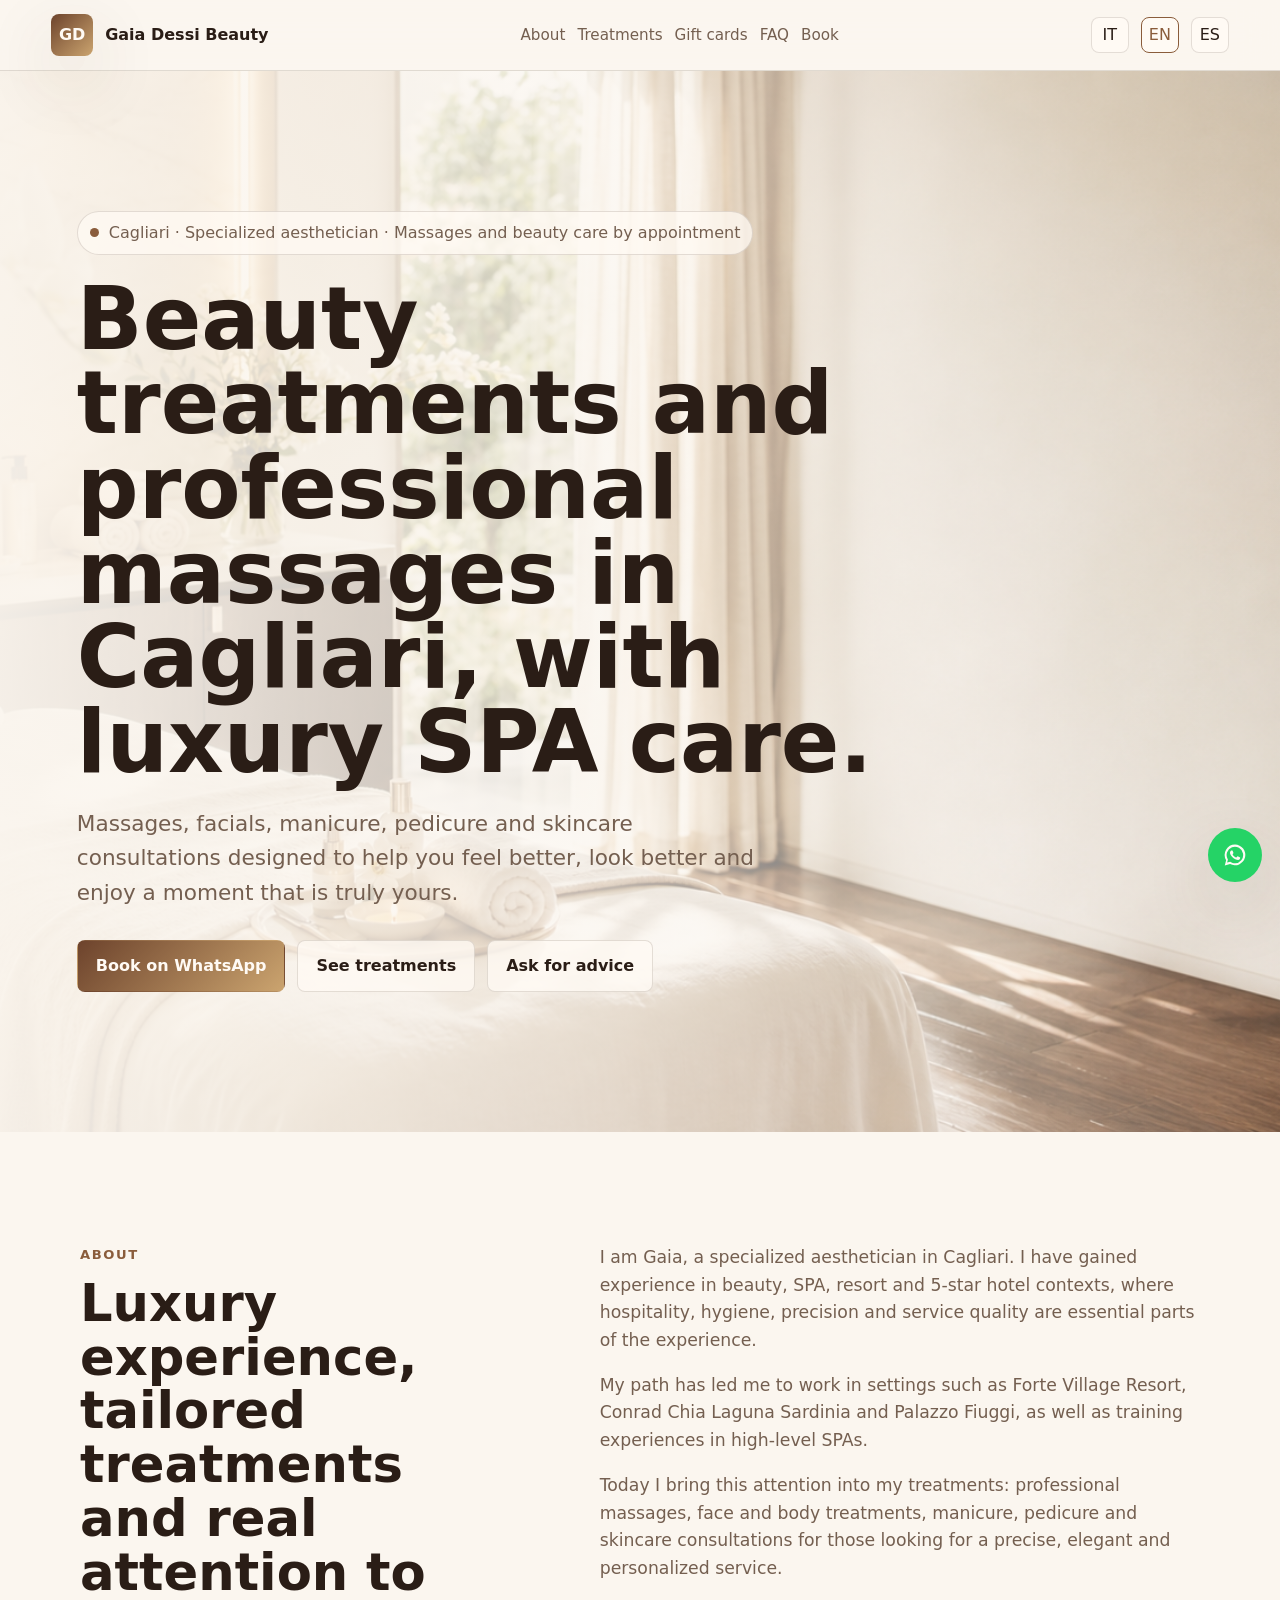
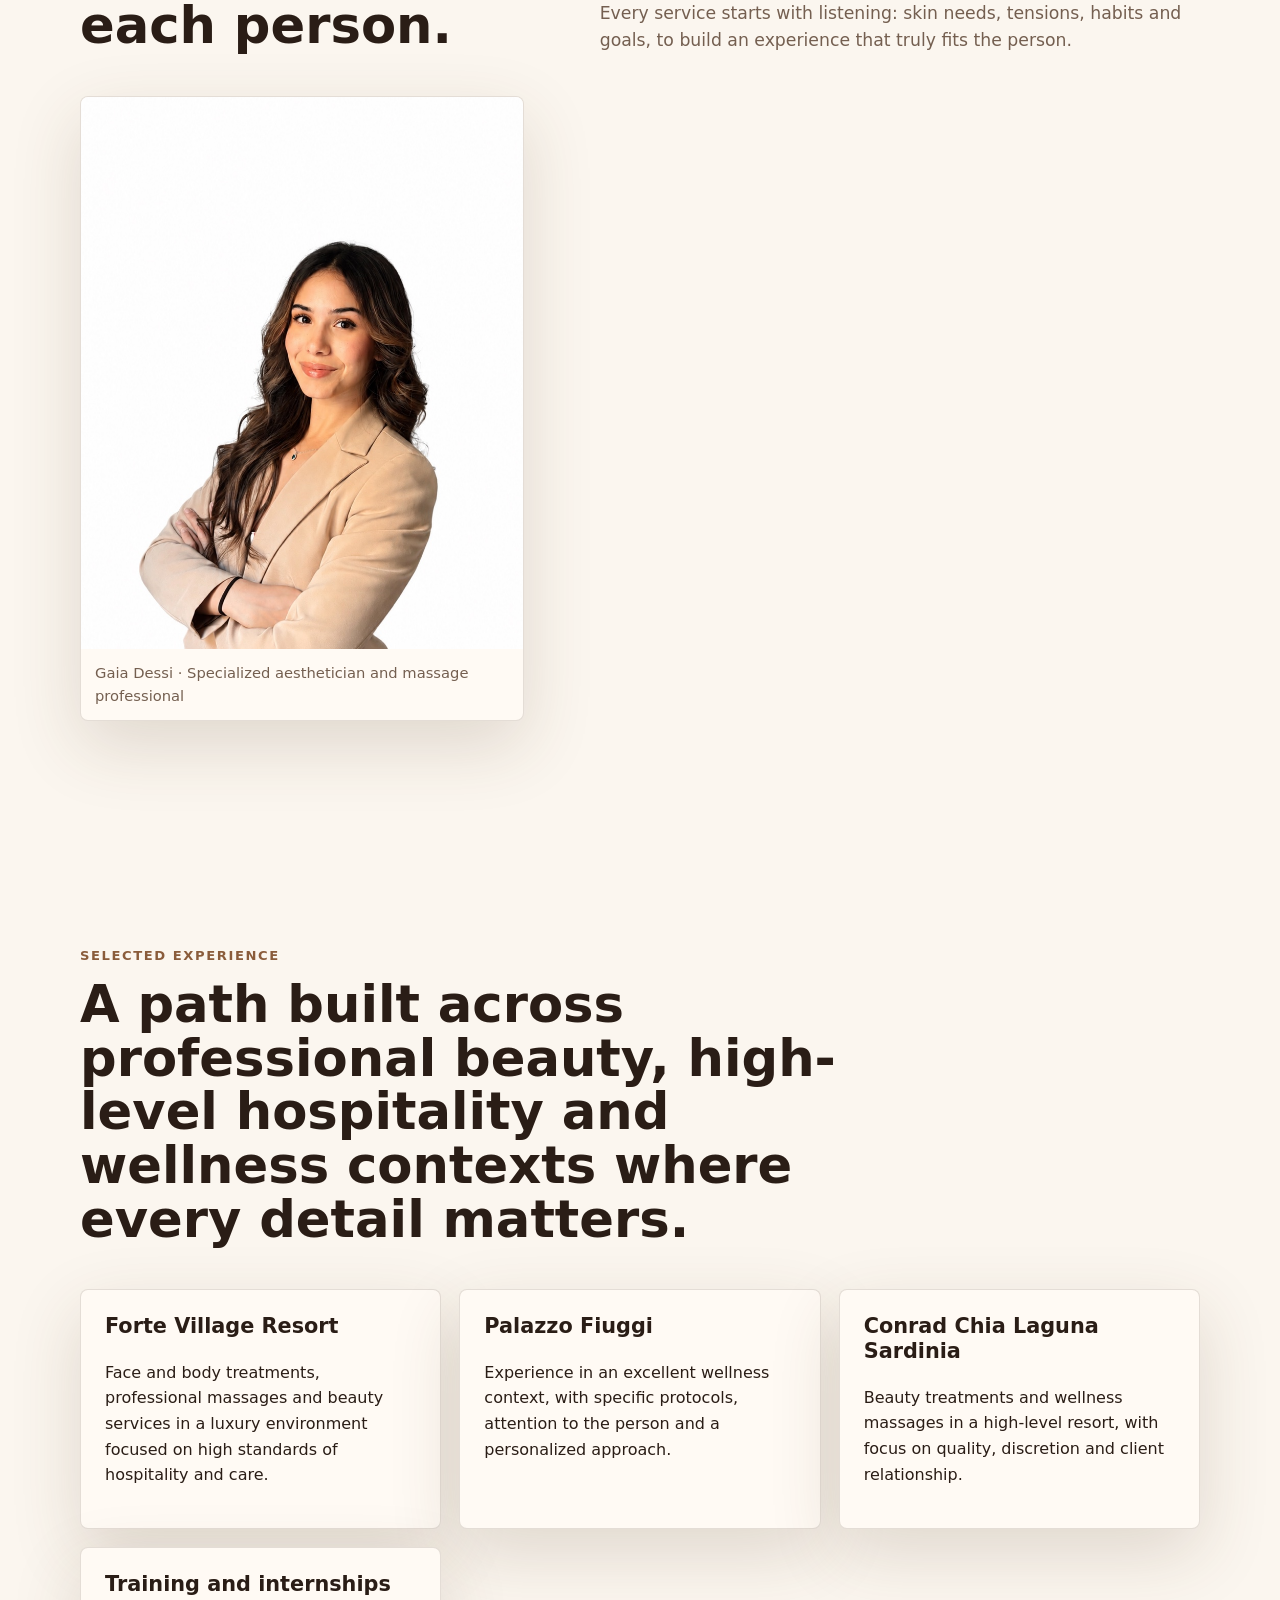
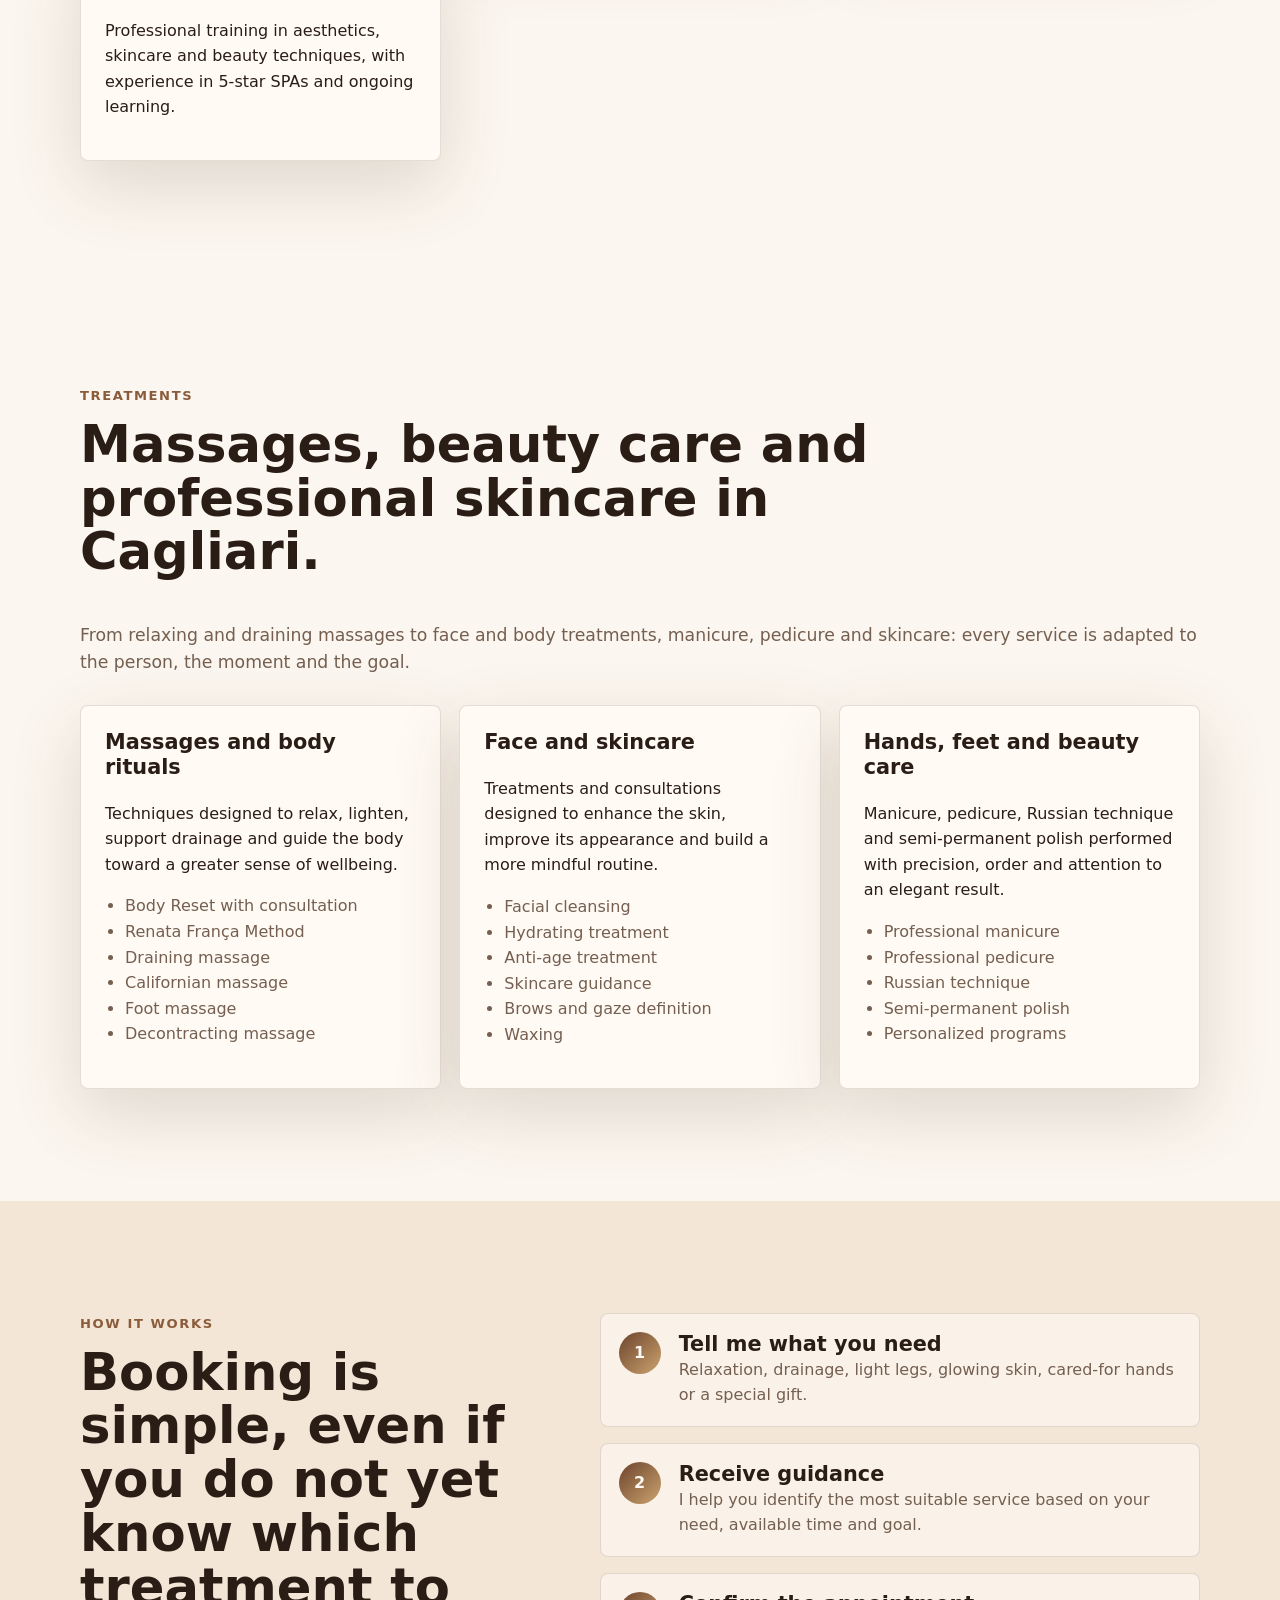
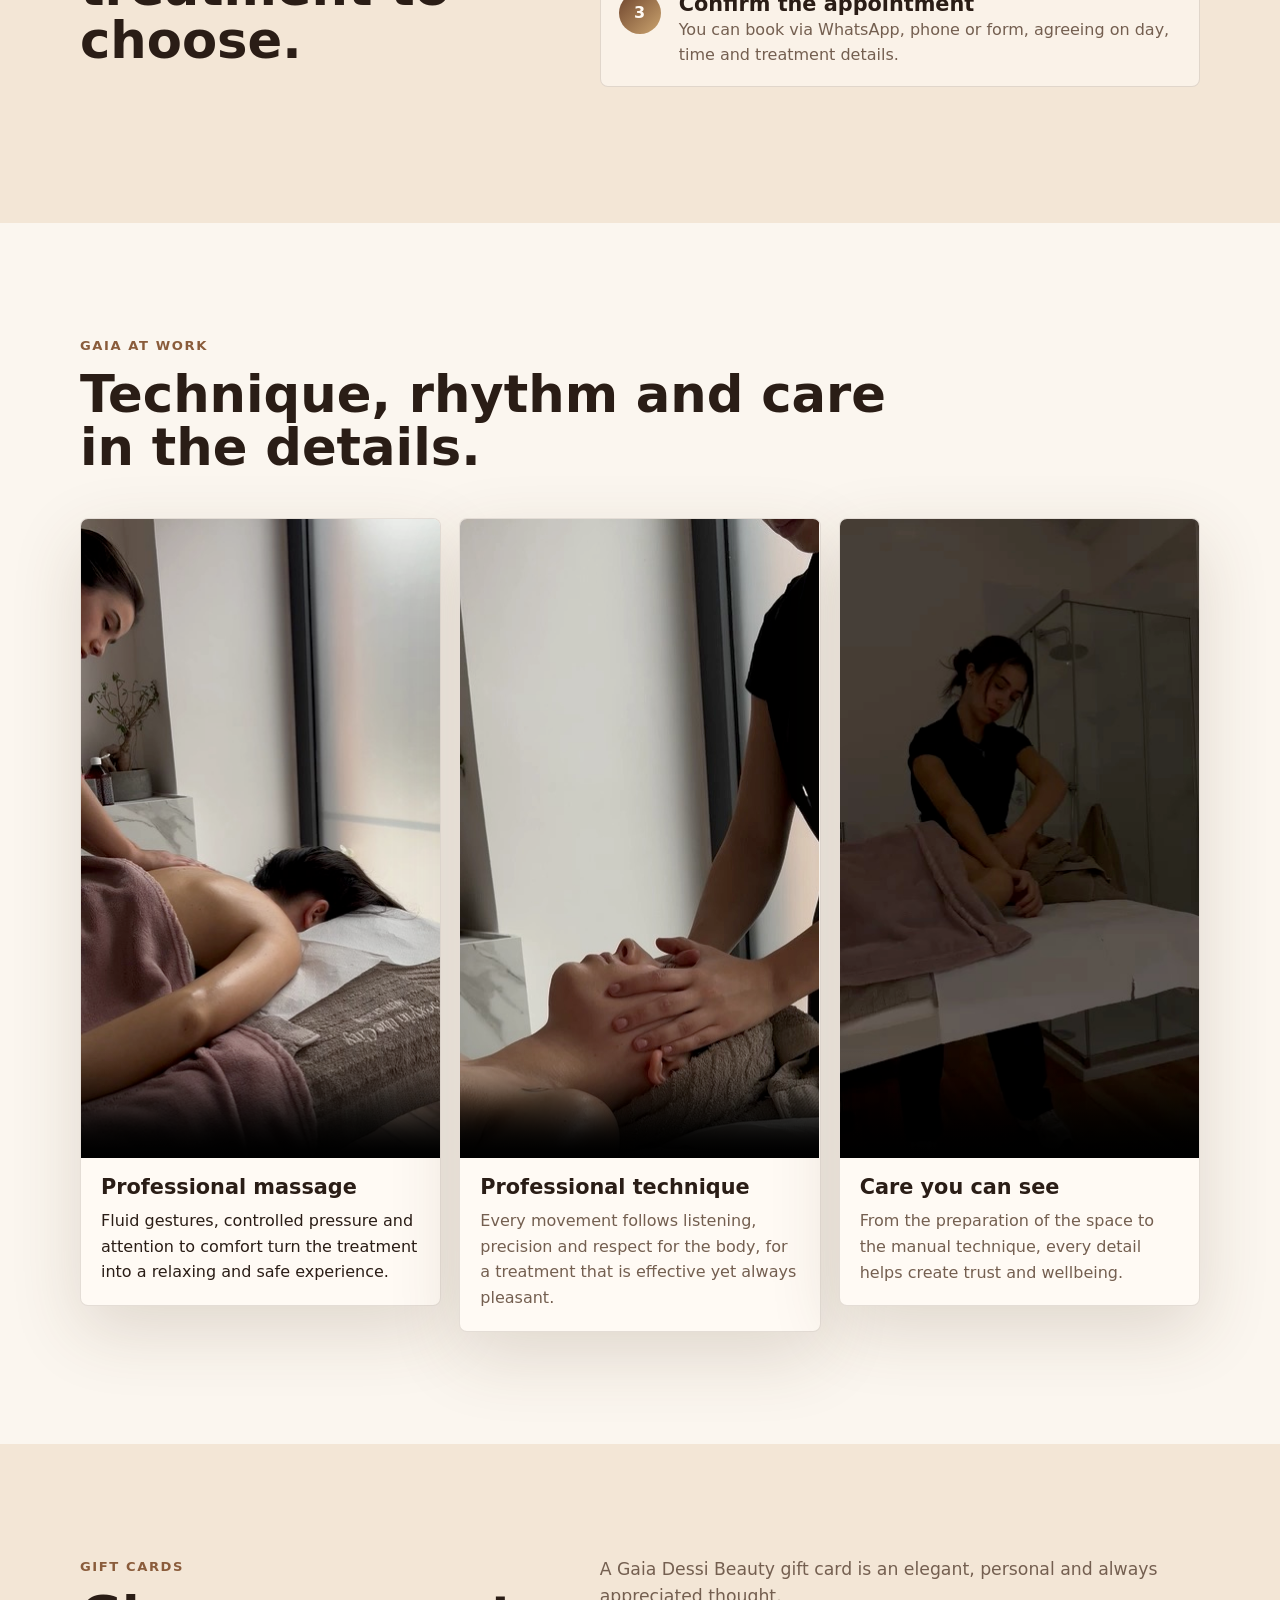
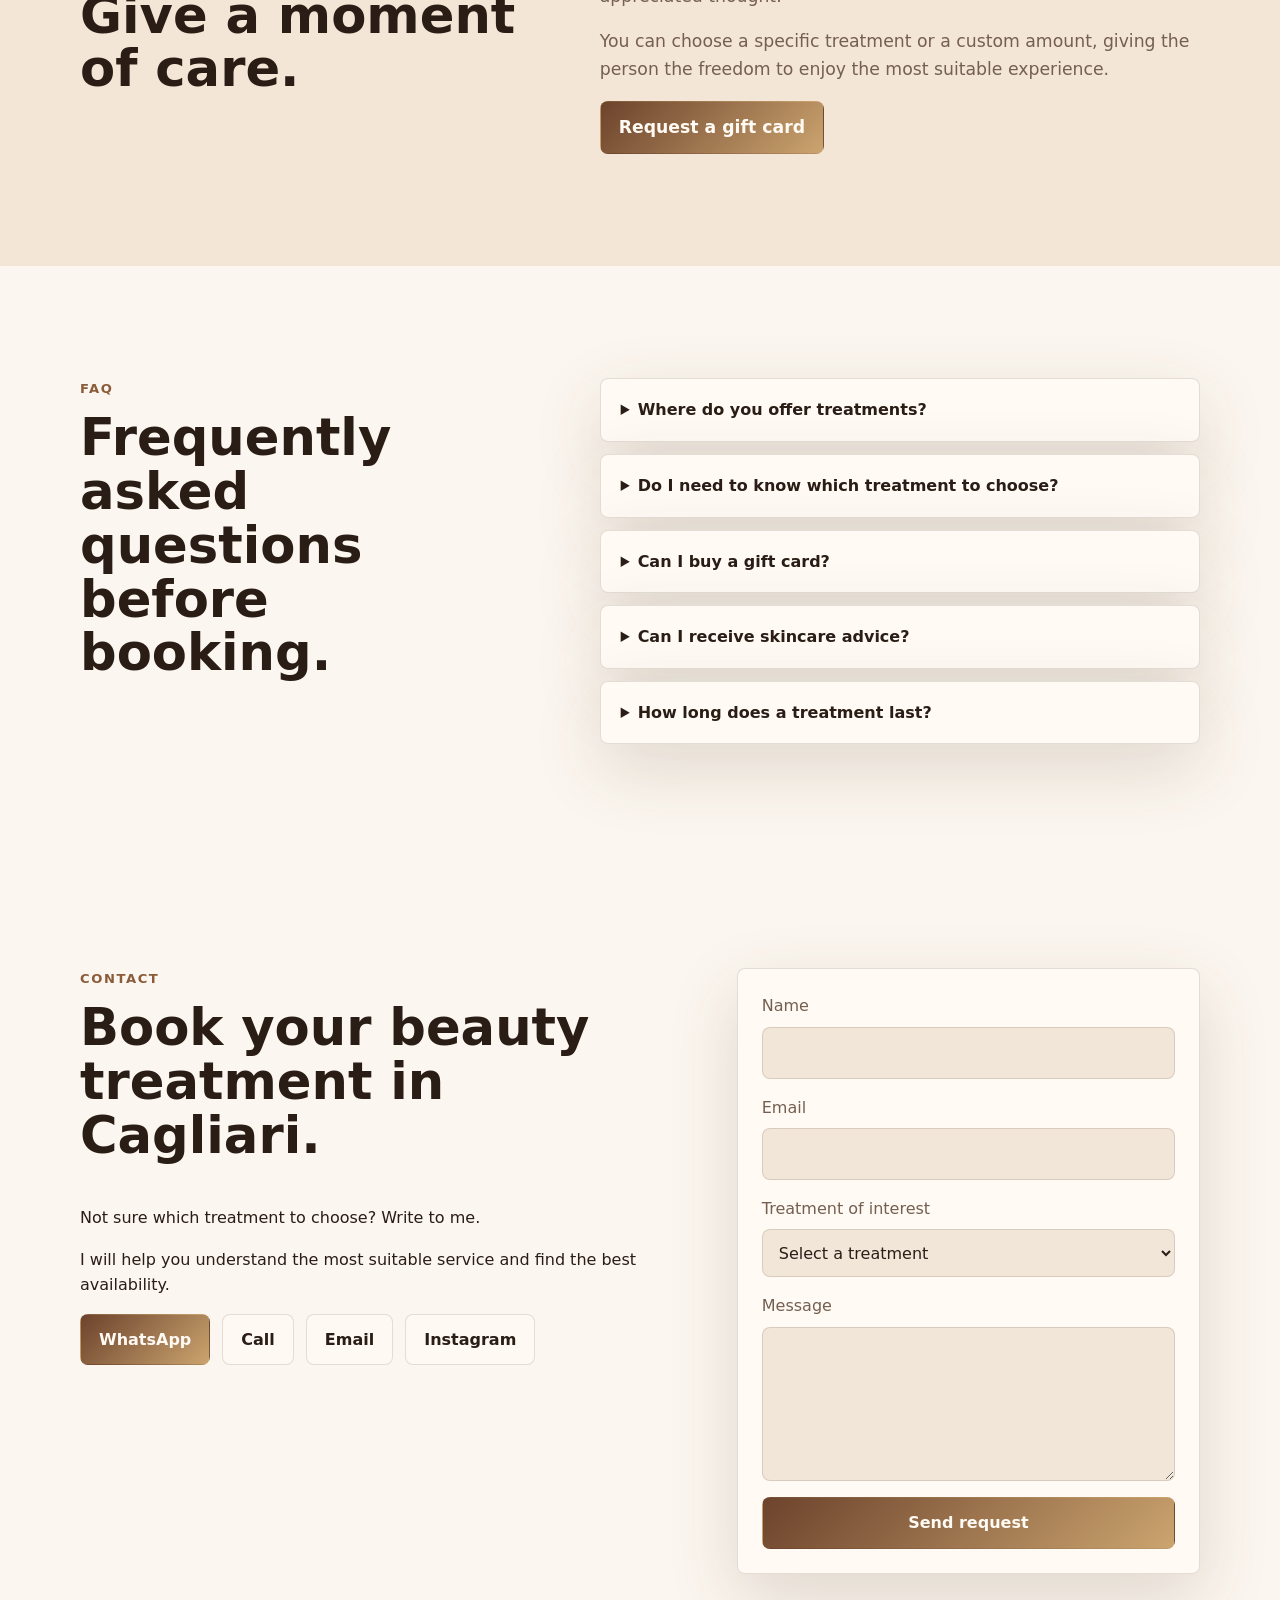
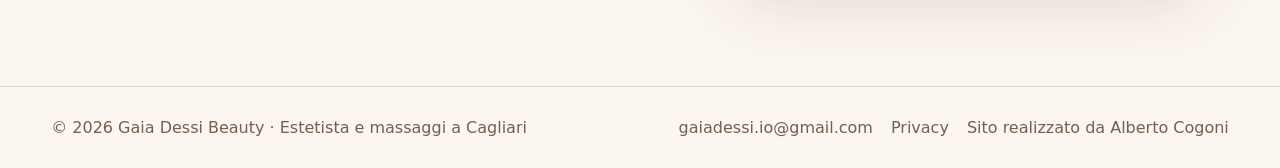
<file: index.html>
<!doctype html>
<html lang="it">
  <head>
    <meta charset="utf-8">
    <meta name="viewport" content="width=device-width, initial-scale=1">
    <title>Estetista e massaggi a Cagliari | Gaia Dessi Beauty</title>
    <meta name="description" content="Massaggi professionali, trattamenti viso e corpo, manicure, pedicure e consulenze skincare a Cagliari. Esperienza in contesti SPA, resort e hotel 5 stelle.">
    <meta name="keywords" content="Gaia Dessi, Gaia Dessi Beauty, estetista Cagliari, massaggi Cagliari, trattamenti viso Cagliari, manicure Cagliari, pedicure Cagliari, skincare Cagliari">
    <link rel="canonical" href="https://gaiadessibeauty.it/">
    <meta property="og:title" content="Gaia Dessi Beauty | Estetista e massaggi a Cagliari">
    <meta property="og:description" content="Massaggi professionali, trattamenti viso e corpo, manicure, pedicure e consulenze skincare a Cagliari, con esperienza in contesti SPA e hotel 5 stelle.">
    <meta property="og:type" content="website">
    <meta property="og:url" content="https://gaiadessibeauty.it/">
    <meta property="og:image" content="https://gaiadessibeauty.it/Assets/images/gaia-link-preview.png">
    <meta property="og:image:width" content="1731">
    <meta property="og:image:height" content="909">
    <meta property="og:image:alt" content="Gaia Dessi Beauty - Beauty & Massage Specialist a Cagliari">
    <meta name="twitter:card" content="summary_large_image">
    <meta name="twitter:title" content="Gaia Dessi Beauty | Estetista e massaggi a Cagliari">
    <meta name="twitter:description" content="Trattamenti beauty, massaggi e skincare a Cagliari con cura professionale ed esperienza in contesti SPA e hotel 5 stelle.">
    <meta name="twitter:image" content="https://gaiadessibeauty.it/Assets/images/gaia-link-preview.png">
    <meta name="theme-color" content="#f7efe5">
    <link rel="icon" href="Assets/favicon.svg" type="image/svg+xml">
    <link rel="manifest" href="site.webmanifest">
    <link rel="stylesheet" href="Assets/styles.css?v=20260612-copy-refine">
    <script type="application/ld+json">
      {
        "@context": "https://schema.org",
        "@graph": [
          {
            "@type": ["BeautySalon", "LocalBusiness"],
            "@id": "https://gaiadessibeauty.it/#business",
            "name": "Gaia Dessi Beauty",
            "url": "https://gaiadessibeauty.it/",
            "image": "https://gaiadessibeauty.it/Assets/images/gaia-link-preview.png",
            "description": "Massaggi professionali, trattamenti viso e corpo, manicure, pedicure e consulenze skincare a Cagliari. Esperienza in contesti SPA, resort e hotel 5 stelle.",
            "telephone": "+39 331 826 2797",
            "email": "gaiadessi.io@gmail.com",
            "priceRange": "€€",
            "address": {
              "@type": "PostalAddress",
              "addressLocality": "Cagliari",
              "addressRegion": "Sardegna",
              "addressCountry": "IT"
            },
            "areaServed": [
              { "@type": "City", "name": "Cagliari" },
              { "@type": "AdministrativeArea", "name": "Sardegna" }
            ],
            "openingHoursSpecification": [
              {
                "@type": "OpeningHoursSpecification",
                "dayOfWeek": ["Tuesday", "Wednesday", "Thursday", "Friday", "Saturday"],
                "opens": "08:00",
                "closes": "20:00"
              }
            ],
            "availableLanguage": ["it", "en", "es"],
            "sameAs": ["https://www.instagram.com/gaiadessi.beauty"],
            "makesOffer": [
              { "@type": "Offer", "itemOffered": { "@type": "Service", "name": "Massaggi a Cagliari" } },
              { "@type": "Offer", "itemOffered": { "@type": "Service", "name": "Trattamenti viso a Cagliari" } },
              { "@type": "Offer", "itemOffered": { "@type": "Service", "name": "Trattamenti corpo a Cagliari" } },
              { "@type": "Offer", "itemOffered": { "@type": "Service", "name": "Manicure e pedicure professionale" } },
              { "@type": "Offer", "itemOffered": { "@type": "Service", "name": "Consulenza skincare" } }
            ]
          },
          {
            "@type": "WebSite",
            "@id": "https://gaiadessibeauty.it/#website",
            "name": "Gaia Dessi Beauty",
            "url": "https://gaiadessibeauty.it/",
            "publisher": { "@id": "https://gaiadessibeauty.it/#business" }
          },
          {
            "@type": "FAQPage",
            "@id": "https://gaiadessibeauty.it/#faq-schema",
            "mainEntity": [
              {
                "@type": "Question",
                "name": "Dove offri i trattamenti?",
                "acceptedAnswer": { "@type": "Answer", "text": "A Cagliari, su prenotazione. Scrivimi per concordare il trattamento e verificare la disponibilità." }
              },
              {
                "@type": "Question",
                "name": "Serve sapere già quale trattamento scegliere?",
                "acceptedAnswer": { "@type": "Answer", "text": "No. Puoi scrivermi spiegando cosa cerchi: relax, gambe leggere, skincare, mani curate o un regalo. Ti aiuto io a orientarti." }
              },
              {
                "@type": "Question",
                "name": "Posso acquistare un buono regalo?",
                "acceptedAnswer": { "@type": "Answer", "text": "Sì. Puoi richiedere un buono regalo per un trattamento specifico oppure per un importo personalizzato." }
              },
              {
                "@type": "Question",
                "name": "Posso ricevere consigli skincare?",
                "acceptedAnswer": { "@type": "Answer", "text": "Sì. Durante la consulenza posso aiutarti a capire quali trattamenti e prodotti sono più adatti alla tua pelle e alle tue abitudini." }
              },
              {
                "@type": "Question",
                "name": "Quanto dura un trattamento?",
                "acceptedAnswer": { "@type": "Answer", "text": "Dipende dal servizio scelto. Al momento della richiesta ti indicherò una durata orientativa e la soluzione più adatta alle tue esigenze." }
              }
            ]
          }
        ]
      }
    </script>
  </head>
  <body>
    <header class="site-header">
      <a class="brand" href="#top" aria-label="Gaia Dessi Beauty home">
        <span class="brand-mark">GD</span>
        <span>Gaia Dessi Beauty</span>
      </a>
      <nav class="nav" aria-label="Navigazione principale">
        <a href="#about" data-i18n="navAbout">Chi sono</a>
        <a href="#treatments" data-i18n="navTreatments">Trattamenti</a>
        <a href="#gift" data-i18n="navGift">Buoni regalo</a>
        <a href="#faq" data-i18n="navFaq">FAQ</a>
        <a href="#booking" data-i18n="navBooking">Prenota</a>
      </nav>
      <div class="header-actions" aria-label="Selettore lingua">
        <button class="chip" data-lang="it">IT</button>
        <button class="chip" data-lang="en">EN</button>
        <button class="chip" data-lang="es">ES</button>
      </div>
    </header>

    <main id="top">
      <section class="hero">
        <img class="hero-bg" src="Assets/images/gaia-hero.png" alt="Cabina elegante per trattamenti estetici e massaggi a Cagliari">
        <div class="hero-overlay"></div>
        <div class="hero-content">
          <p class="availability"><span></span><span data-i18n="availability">Cagliari · Estetista specializzata · Massaggi e beauty care su prenotazione</span></p>
          <h1 data-i18n="heroTitle">Trattamenti beauty e massaggi professionali a Cagliari, con cura da luxury SPA.</h1>
          <p class="hero-subtitle" data-i18n="heroSubtitle">Massaggi, trattamenti viso, manicure, pedicure e consulenze skincare pensati per farti sentire meglio, vederti meglio e concederti un momento davvero tuo.</p>
          <div class="hero-actions">
            <a class="button primary" href="https://wa.me/393318262797?text=Ciao%20Gaia%2C%20vorrei%20prenotare%20un%20trattamento" target="_blank" rel="noreferrer" data-i18n="whatsapp">Prenota su WhatsApp</a>
            <a class="button secondary" href="#treatments" data-i18n="seeTreatments">Scopri i trattamenti</a>
            <a class="button secondary" href="https://wa.me/393318262797?text=Ciao%20Gaia%2C%20vorrei%20capire%20quale%20trattamento%20%C3%A8%20pi%C3%B9%20adatto%20a%20me" target="_blank" rel="noreferrer" data-i18n="askAdvice">Chiedi consiglio</a>
          </div>
        </div>
      </section>

      <section class="section split" id="about">
        <div>
          <p class="eyebrow" data-i18n="aboutEyebrow">Chi sono</p>
          <h2 data-i18n="aboutTitle">Esperienza luxury, trattamenti su misura e attenzione reale alla persona.</h2>
          <figure class="portrait">
            <img src="Assets/images/gaia-profile.jpeg" alt="Ritratto professionale di Gaia Dessi, estetista e massage specialist a Cagliari">
            <figcaption data-i18n="portraitCaption">Gaia Dessi · Estetista specializzata e professionista del massaggio</figcaption>
          </figure>
        </div>
        <div class="prose">
          <p data-i18n="aboutP1">Sono Gaia, estetista specializzata a Cagliari. Ho maturato esperienza in contesti beauty, SPA, resort e hotel 5 stelle, dove accoglienza, igiene, precisione e qualità del servizio sono parte essenziale dell’esperienza.</p>
          <p data-i18n="aboutP2">Il mio percorso mi ha portata a lavorare in realtà come Forte Village Resort, Conrad Chia Laguna Sardinia e Palazzo Fiuggi, oltre a esperienze formative in SPA di alto livello.</p>
          <p data-i18n="aboutP3">Oggi porto questa attenzione nei miei trattamenti: massaggi professionali, trattamenti viso e corpo, manicure, pedicure e consulenze skincare pensati per chi cerca un servizio preciso, elegante e personalizzato.</p>
          <p data-i18n="aboutP4">Ogni servizio parte dall’ascolto: esigenze della pelle, tensioni, abitudini e obiettivi, per costruire un’esperienza realmente adatta alla persona.</p>
        </div>
      </section>

      <section class="section" id="selected-experience">
        <p class="eyebrow" data-i18n="selectedExperienceEyebrow">Esperienze selezionate</p>
        <h2 data-i18n="selectedExperienceTitle">Un percorso costruito tra estetica professionale, ospitalità di alto livello e contesti wellness dove ogni dettaglio conta.</h2>
        <div class="cards expertise-grid">
          <article class="card">
            <h3 data-i18n="selectedExp1Title">Forte Village Resort</h3>
            <p data-i18n="selectedExp1Text">Trattamenti viso e corpo, massaggi professionali e servizi beauty in un ambiente luxury orientato a standard elevati di accoglienza e cura.</p>
          </article>
          <article class="card">
            <h3 data-i18n="selectedExp2Title">Palazzo Fiuggi</h3>
            <p data-i18n="selectedExp2Text">Esperienza in un contesto wellness d’eccellenza, con protocolli specifici, attenzione alla persona e approccio personalizzato.</p>
          </article>
          <article class="card">
            <h3 data-i18n="selectedExp3Title">Conrad Chia Laguna Sardinia</h3>
            <p data-i18n="selectedExp3Text">Trattamenti beauty e massaggi benessere in una struttura resort di alto livello, con focus su qualità, discrezione e relazione con il cliente.</p>
          </article>
          <article class="card">
            <h3 data-i18n="selectedExp4Title">Formazione e stage</h3>
            <p data-i18n="selectedExp4Text">Percorso professionale in estetica, skincare e tecniche beauty, con esperienze formative in SPA 5 stelle e aggiornamento continuo.</p>
          </article>
        </div>
      </section>

      <section class="section" id="treatments">
        <p class="eyebrow" data-i18n="treatmentsEyebrow">Trattamenti</p>
        <h2 data-i18n="treatmentsTitle">Massaggi, estetica e skincare professionale a Cagliari.</h2>
        <p class="prose" data-i18n="treatmentsIntro">Dai massaggi rilassanti e drenanti ai trattamenti viso e corpo, fino a manicure, pedicure e skincare: ogni servizio viene adattato alla persona, al momento e all’obiettivo.</p>
        <div class="cards treatment-grid">
          <article class="card">
            <h3 data-i18n="massageTitle">Massaggi e rituali corpo</h3>
            <p data-i18n="massageText">Tecniche pensate per rilassare, alleggerire, favorire il drenaggio e accompagnare il corpo verso una sensazione di maggiore benessere.</p>
            <ul>
              <li data-i18n="bodyReset">Body Reset con consulenza</li>
              <li data-i18n="renataMethod">Metodo Renata França</li>
              <li data-i18n="drainage">Massaggio drenante</li>
              <li data-i18n="californian">Massaggio californiano</li>
              <li data-i18n="plantar">Massaggio plantare</li>
              <li data-i18n="decontracting">Massaggio decontratturante</li>
            </ul>
          </article>
          <article class="card">
            <h3 data-i18n="faceTitle">Viso e skincare</h3>
            <p data-i18n="faceText">Trattamenti e consulenze pensati per valorizzare la pelle, migliorarne l’aspetto e costruire una routine più consapevole.</p>
            <ul>
              <li data-i18n="faceClean">Pulizia viso</li>
              <li data-i18n="hydrating">Trattamento idratante</li>
              <li data-i18n="antiage">Trattamento anti-age</li>
              <li data-i18n="skincareConsulting">Consulenza skincare</li>
              <li data-i18n="brows">Sopracciglia e definizione sguardo</li>
              <li data-i18n="waxing">Epilazione</li>
            </ul>
          </article>
          <article class="card">
            <h3 data-i18n="bodyTitle">Mani, piedi e beauty care</h3>
            <p data-i18n="bodyText">Manicure, pedicure, tecnica russa e semipermanente eseguiti con precisione, ordine e attenzione all’eleganza del risultato.</p>
            <ul>
              <li data-i18n="manicure">Manicure professionale</li>
              <li data-i18n="pedicure">Pedicure professionale</li>
              <li data-i18n="russianTechnique">Tecnica russa</li>
              <li data-i18n="semiPermanent">Semipermanente</li>
              <li data-i18n="custom">Trattamenti personalizzati</li>
            </ul>
          </article>
        </div>
      </section>

      <section class="section split band method-section" id="method">
        <div>
          <p class="eyebrow" data-i18n="methodEyebrow">Come funziona</p>
          <h2 data-i18n="methodTitle">Prenotare è semplice, anche se non sai ancora quale trattamento scegliere.</h2>
        </div>
        <ol class="steps">
          <li>
            <span>1</span>
            <h3 data-i18n="methodStep1Title">Racconta cosa cerchi</h3>
            <p data-i18n="methodStep1Text">Relax, drenaggio, gambe leggere, pelle luminosa, mani curate o un regalo speciale.</p>
          </li>
          <li>
            <span>2</span>
            <h3 data-i18n="methodStep2Title">Ricevi un consiglio</h3>
            <p data-i18n="methodStep2Text">Ti aiuto a individuare il servizio più adatto in base a esigenza, tempo disponibile e obiettivo.</p>
          </li>
          <li>
            <span>3</span>
            <h3 data-i18n="methodStep3Title">Conferma l’appuntamento</h3>
            <p data-i18n="methodStep3Text">Puoi prenotare tramite WhatsApp, telefono o form, concordando giorno, orario e dettagli del trattamento.</p>
          </li>
        </ol>
      </section>

      <section class="section visual-section" id="visual">
        <div class="section-heading">
          <p class="eyebrow" data-i18n="visualEyebrow">Gaia al lavoro</p>
          <h2 data-i18n="visualTitle">Manualità, ritmo e cura nei dettagli.</h2>
        </div>
        <div class="visual-grid">
          <figure class="visual-main">
            <video controls playsinline preload="none" poster="Assets/videos/posters/gaia-working-02.jpg" aria-label="Video di Gaia Dessi durante un massaggio professionale">
              <source src="Assets/videos/gaia-working-02.m4v" type="video/mp4">
            </video>
            <figcaption class="video-copy">
              <h3 data-i18n="visualMainTitle">Massaggio professionale</h3>
              <p data-i18n="visualCaption">Gesti fluidi, pressione controllata e attenzione al comfort trasformano il trattamento in un’esperienza rilassante e sicura.</p>
            </figcaption>
          </figure>
          <article class="visual-card video-tile">
            <video controls playsinline preload="none" poster="Assets/videos/posters/gaia-working-01.jpg" aria-label="Video di dettaglio della manualità di Gaia Dessi">
              <source src="Assets/videos/gaia-working-01.m4v" type="video/mp4">
            </video>
            <div class="video-copy">
              <h3 data-i18n="visualCard1Title">Manualità professionale</h3>
              <p data-i18n="visualCard1Text">Ogni movimento segue ascolto, precisione e rispetto del corpo, per un trattamento efficace ma sempre piacevole.</p>
            </div>
          </article>
          <article class="visual-card video-tile">
            <video controls playsinline preload="none" poster="Assets/videos/posters/gaia-working-03.jpg?v=20260612-video-original-no-trust" aria-label="Video di un trattamento beauty curato nei dettagli">
              <source src="Assets/videos/gaia-working-03.m4v?v=20260612-video-original-no-trust" type="video/mp4">
            </video>
            <div class="video-copy">
              <h3 data-i18n="visualCard2Title">Cura visibile nei dettagli</h3>
              <p data-i18n="visualCard2Text">Dalla preparazione dell’ambiente alla manualità, ogni dettaglio contribuisce a creare fiducia e benessere.</p>
            </div>
          </article>
        </div>
      </section>

      <section class="section split band" id="gift">
        <div>
          <p class="eyebrow" data-i18n="giftEyebrow">Buoni regalo</p>
          <h2 data-i18n="giftTitle">Regala un momento di cura.</h2>
        </div>
        <div class="prose">
          <p data-i18n="giftText">Un buono regalo Gaia Dessi Beauty è un pensiero elegante, personale e sempre apprezzato.</p>
          <p data-i18n="giftText2">Puoi scegliere un trattamento specifico oppure un importo personalizzato, lasciando alla persona la libertà di vivere l’esperienza più adatta.</p>
          <a class="button primary" href="https://wa.me/393318262797?text=Ciao%20Gaia%2C%20vorrei%20informazioni%20sui%20buoni%20regalo" target="_blank" rel="noreferrer" data-i18n="askGift">Richiedi un buono</a>
        </div>
      </section>

      <section class="section split" id="faq">
        <div>
          <p class="eyebrow" data-i18n="faqEyebrow">FAQ</p>
          <h2 data-i18n="faqTitle">Domande frequenti prima di prenotare.</h2>
        </div>
        <div class="faq-list">
          <details>
            <summary data-i18n="faq1Q">Dove offri i trattamenti?</summary>
            <p data-i18n="faq1A">A Cagliari, su prenotazione. Scrivimi per concordare il trattamento e verificare la disponibilità.</p>
          </details>
          <details>
            <summary data-i18n="faq2Q">Serve sapere già quale trattamento scegliere?</summary>
            <p data-i18n="faq2A">No. Puoi scrivermi spiegando cosa cerchi: relax, gambe leggere, skincare, mani curate o un regalo. Ti aiuto io a orientarti.</p>
          </details>
          <details>
            <summary data-i18n="faq3Q">Posso acquistare un buono regalo?</summary>
            <p data-i18n="faq3A">Sì. Puoi richiedere un buono regalo per un trattamento specifico oppure per un importo personalizzato.</p>
          </details>
          <details>
            <summary data-i18n="faq5Q">Posso ricevere consigli skincare?</summary>
            <p data-i18n="faq5A">Sì. Durante la consulenza posso aiutarti a capire quali trattamenti e prodotti sono più adatti alla tua pelle e alle tue abitudini.</p>
          </details>
          <details>
            <summary data-i18n="faq6Q">Quanto dura un trattamento?</summary>
            <p data-i18n="faq6A">Dipende dal servizio scelto. Al momento della richiesta ti indicherò una durata orientativa e la soluzione più adatta alle tue esigenze.</p>
          </details>
        </div>
      </section>

      <section class="section contact" id="booking">
        <div>
          <p class="eyebrow" data-i18n="bookingEyebrow">Contatti</p>
          <h2 data-i18n="bookingTitle">Prenota il tuo trattamento beauty a Cagliari.</h2>
          <p data-i18n="bookingText">Non sai quale trattamento scegliere? Scrivimi.</p>
          <p data-i18n="bookingText2">Ti aiuto a capire il servizio più adatto e a trovare la disponibilità migliore.</p>
          <div class="contact-links">
            <a class="button primary" href="https://wa.me/393318262797" target="_blank" rel="noreferrer" data-i18n="contactWhatsapp">WhatsApp</a>
            <a class="button secondary" href="tel:+393318262797" data-i18n="contactPhone">Chiama</a>
            <a class="button secondary" href="mailto:gaiadessi.io@gmail.com" data-i18n="contactEmail">Email</a>
            <a class="button secondary" href="https://www.instagram.com/gaiadessi.beauty" target="_blank" rel="noreferrer" data-i18n="contactInstagram">Instagram</a>
          </div>
        </div>
        <form class="contact-form" action="https://formsubmit.co/gaiadessi.io@gmail.com" method="POST">
          <input type="hidden" name="_subject" value="Nuova richiesta dal sito Gaia Dessi Beauty">
          <input type="hidden" name="_next" value="https://gaiadessibeauty.it/grazie.html">
          <input type="hidden" name="_template" value="table">
          <input type="hidden" name="_captcha" value="false">
          <input type="text" name="_honey" tabindex="-1" autocomplete="off" style="display:none">
          <label>
            <span data-i18n="formName">Nome</span>
            <input name="name" autocomplete="name" required>
          </label>
          <label>
            <span>Email</span>
            <input type="email" name="email" autocomplete="email" required>
          </label>
          <label>
            <span data-i18n="formTreatment">Trattamento di interesse</span>
            <select name="treatment">
              <option value="" data-i18n="formTreatmentPlaceholder">Seleziona un trattamento</option>
              <option value="massaggio" data-i18n="formTreatmentMassage">Massaggio</option>
              <option value="viso-skincare" data-i18n="formTreatmentFace">Viso / skincare</option>
              <option value="manicure-pedicure" data-i18n="formTreatmentHands">Manicure / pedicure</option>
              <option value="buono-regalo" data-i18n="formTreatmentGift">Buono regalo</option>
              <option value="consiglio" data-i18n="formTreatmentAdvice">Vorrei un consiglio</option>
            </select>
          </label>
          <label>
            <span data-i18n="formMessage">Messaggio</span>
            <textarea name="message" rows="5" required></textarea>
          </label>
          <button class="button primary" type="submit" data-i18n="formSend">Invia richiesta</button>
        </form>
      </section>
    </main>

    <a class="whatsapp-float" href="https://wa.me/393318262797?text=Ciao%20Gaia%2C%20vorrei%20prenotare%20un%20trattamento" target="_blank" rel="noreferrer" aria-label="Prenota su WhatsApp">
      <svg viewBox="0 0 32 32" aria-hidden="true">
        <path d="M16.04 3.2A12.72 12.72 0 0 0 5.1 22.4L3.4 28.8l6.55-1.67A12.72 12.72 0 1 0 16.04 3.2Zm0 22.98c-2.02 0-3.9-.59-5.49-1.62l-.39-.25-3.88.99 1.04-3.78-.26-.4a10.17 10.17 0 1 1 8.98 5.06Zm5.58-7.62c-.3-.15-1.79-.88-2.07-.98-.28-.1-.49-.15-.69.15-.2.3-.79.98-.97 1.18-.18.2-.36.22-.66.07-.3-.15-1.28-.47-2.44-1.5-.9-.8-1.51-1.79-1.69-2.09-.18-.3-.02-.46.13-.61.14-.14.3-.36.46-.54.15-.18.2-.3.3-.51.1-.2.05-.38-.02-.54-.08-.15-.69-1.66-.94-2.27-.25-.59-.5-.51-.69-.52h-.59c-.2 0-.54.08-.82.38-.28.3-1.08 1.06-1.08 2.58s1.11 2.99 1.26 3.2c.15.2 2.18 3.33 5.28 4.67.74.32 1.31.51 1.76.65.74.23 1.41.2 1.94.12.59-.09 1.79-.73 2.04-1.43.25-.71.25-1.31.18-1.43-.08-.13-.28-.2-.59-.36Z"/>
      </svg>
    </a>
    <footer class="footer">
      <span>© <span id="year"></span> Gaia Dessi Beauty · Estetista e massaggi a Cagliari</span>
      <span class="footer-links">
        <a href="mailto:gaiadessi.io@gmail.com">gaiadessi.io@gmail.com</a>
        <a href="privacy.html">Privacy</a>
        <a href="https://albertocogoni.com/" target="_blank" rel="noreferrer">Sito realizzato da Alberto Cogoni</a>
      </span>
    </footer>
    <script src="Assets/script.js?v=20260612-copy-refine"></script>
  </body>
</html>
</file>
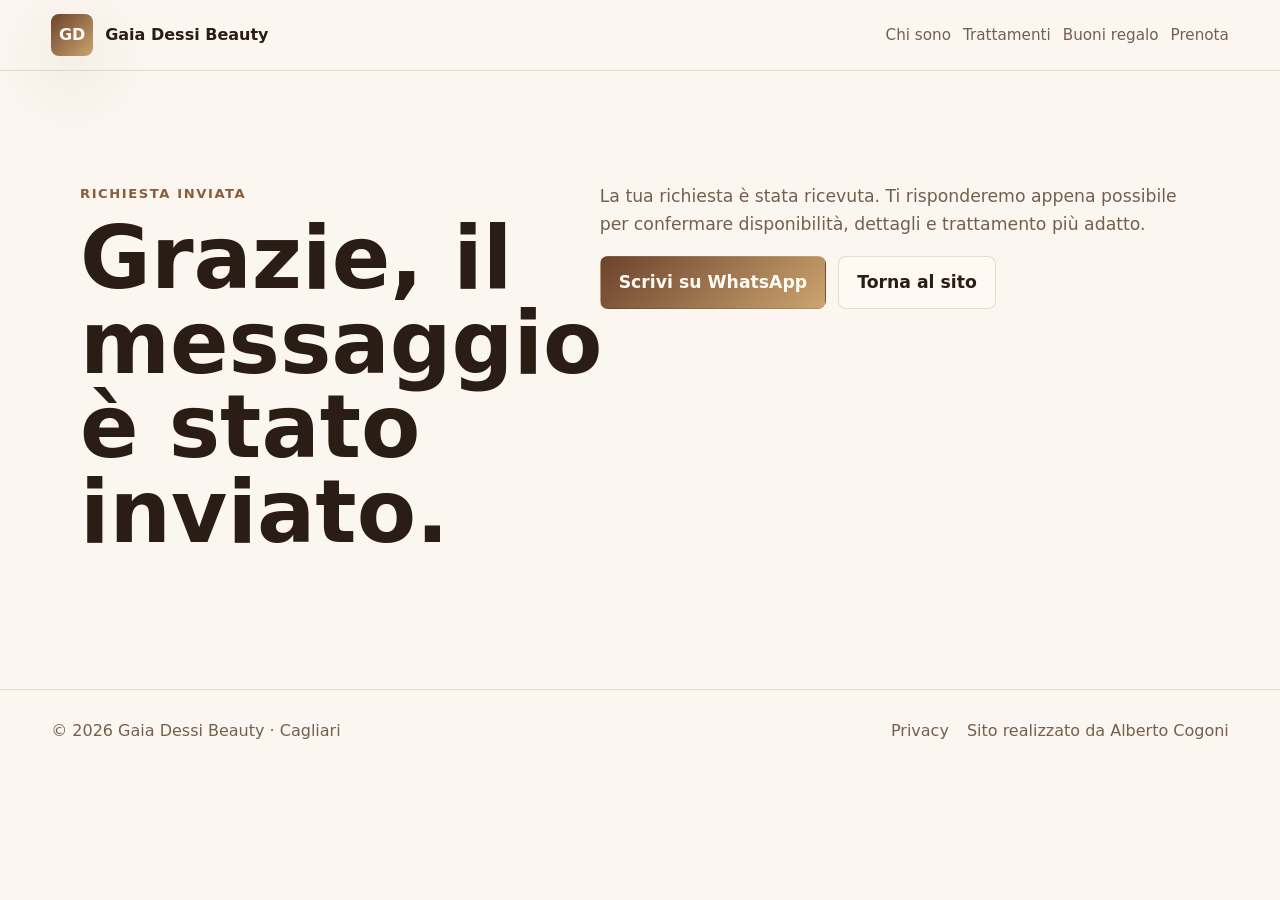
<file: grazie.html>
<!doctype html>
<html lang="it">
  <head>
    <meta charset="utf-8">
    <meta name="viewport" content="width=device-width, initial-scale=1">
    <title>Richiesta inviata | Gaia Dessi Beauty</title>
    <meta name="description" content="La tua richiesta è stata inviata a Gaia Dessi Beauty.">
    <meta name="robots" content="noindex">
    <meta name="theme-color" content="#f7efe5">
    <link rel="icon" href="Assets/favicon.svg" type="image/svg+xml">
    <link rel="stylesheet" href="Assets/styles.css">
  </head>
  <body>
    <header class="site-header">
      <a class="brand" href="index.html#top" aria-label="Gaia Dessi Beauty home">
        <span class="brand-mark">GD</span>
        <span>Gaia Dessi Beauty</span>
      </a>
      <nav class="nav" aria-label="Navigazione principale">
        <a href="index.html#about">Chi sono</a>
        <a href="index.html#treatments">Trattamenti</a>
        <a href="index.html#gift">Buoni regalo</a>
        <a href="index.html#booking">Prenota</a>
      </nav>
    </header>

    <main>
      <section class="section split">
        <div>
          <p class="eyebrow">Richiesta inviata</p>
          <h1>Grazie, il messaggio è stato inviato.</h1>
        </div>
        <div class="prose">
          <p>La tua richiesta è stata ricevuta. Ti risponderemo appena possibile per confermare disponibilità, dettagli e trattamento più adatto.</p>
          <div class="hero-actions">
            <a class="button primary" href="https://wa.me/393318262797?text=Ciao%20Gaia%2C%20vorrei%20prenotare%20un%20trattamento" target="_blank" rel="noreferrer">Scrivi su WhatsApp</a>
            <a class="button secondary" href="index.html#top">Torna al sito</a>
          </div>
        </div>
      </section>
    </main>

    <footer class="footer">
      <span>© <span id="year"></span> Gaia Dessi Beauty · Cagliari</span>
      <span class="footer-links">
        <a href="privacy.html">Privacy</a>
        <a href="https://albertocogoni.com/" target="_blank" rel="noreferrer">Sito realizzato da Alberto Cogoni</a>
      </span>
    </footer>
    <script>document.getElementById("year")?.append(new Date().getFullYear());</script>
  </body>
</html>
</file>
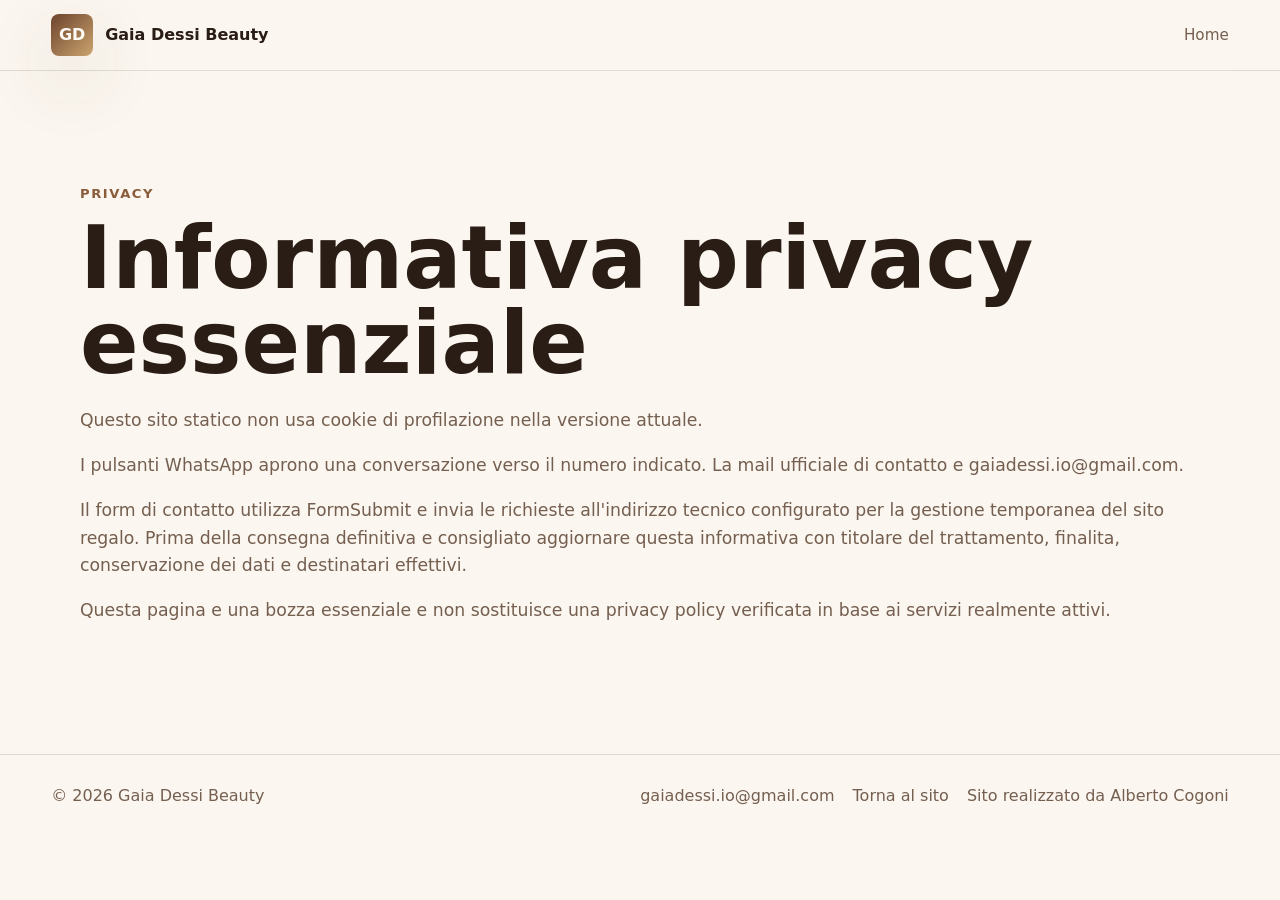
<file: privacy.html>
<!doctype html>
<html lang="it">
  <head>
    <meta charset="utf-8">
    <meta name="viewport" content="width=device-width, initial-scale=1">
    <title>Privacy | Gaia Dessi Beauty</title>
    <meta name="description" content="Informativa privacy essenziale per Gaia Dessi Beauty.">
    <link rel="icon" href="Assets/favicon.svg" type="image/svg+xml">
    <link rel="stylesheet" href="Assets/styles.css">
  </head>
  <body>
    <header class="site-header">
      <a class="brand" href="index.html"><span class="brand-mark">GD</span><span>Gaia Dessi Beauty</span></a>
      <nav class="nav"><a href="index.html">Home</a></nav>
    </header>
    <main class="section">
      <p class="eyebrow">Privacy</p>
      <h1>Informativa privacy essenziale</h1>
      <div class="prose">
        <p>Questo sito statico non usa cookie di profilazione nella versione attuale.</p>
        <p>I pulsanti WhatsApp aprono una conversazione verso il numero indicato. La mail ufficiale di contatto e <a href="mailto:gaiadessi.io@gmail.com">gaiadessi.io@gmail.com</a>.</p>
        <p>Il form di contatto utilizza FormSubmit e invia le richieste all'indirizzo tecnico configurato per la gestione temporanea del sito regalo. Prima della consegna definitiva e consigliato aggiornare questa informativa con titolare del trattamento, finalita, conservazione dei dati e destinatari effettivi.</p>
        <p>Questa pagina e una bozza essenziale e non sostituisce una privacy policy verificata in base ai servizi realmente attivi.</p>
      </div>
    </main>
    <footer class="footer">
      <span>© <span id="year"></span> Gaia Dessi Beauty</span>
      <span class="footer-links">
        <a href="mailto:gaiadessi.io@gmail.com">gaiadessi.io@gmail.com</a>
        <a href="index.html">Torna al sito</a>
        <a href="https://albertocogoni.com/" target="_blank" rel="noreferrer">Sito realizzato da Alberto Cogoni</a>
      </span>
    </footer>
    <script src="Assets/script.js"></script>
  </body>
</html>
</file>
<file: Assets/styles.css>
:root {
  color-scheme: light;
  --bg: #fbf6ef;
  --surface: #fffaf4;
  --surface-2: #f2e6d8;
  --text: #2a1d16;
  --muted: #745f50;
  --line: rgba(67, 43, 31, 0.14);
  --primary: #8a5c3b;
  --accent: #cba46f;
  --shadow: 0 24px 70px rgba(82, 54, 33, 0.16);
}

* { box-sizing: border-box; }
html { scroll-behavior: smooth; }
body {
  margin: 0;
  font-family: Inter, ui-sans-serif, system-ui, -apple-system, BlinkMacSystemFont, "Segoe UI", sans-serif;
  background: var(--bg);
  color: var(--text);
  line-height: 1.6;
}
a { color: inherit; text-decoration: none; }
img { display: block; max-width: 100%; }
button, input, textarea { font: inherit; }
select { font: inherit; }

a:focus-visible,
button:focus-visible,
input:focus-visible,
textarea:focus-visible,
select:focus-visible,
summary:focus-visible {
  outline: 3px solid color-mix(in srgb, var(--primary) 72%, white);
  outline-offset: 4px;
}

.site-header {
  position: sticky;
  top: 0;
  z-index: 10;
  display: flex;
  align-items: center;
  justify-content: space-between;
  gap: 20px;
  padding: 14px clamp(18px, 4vw, 56px);
  background: rgba(251, 246, 239, 0.88);
  border-bottom: 1px solid var(--line);
  backdrop-filter: blur(18px);
}
.brand, .nav, .header-actions, .hero-actions, .contact-links {
  display: flex;
  align-items: center;
  gap: 12px;
  flex-wrap: wrap;
}
.brand { font-weight: 800; }
.brand-mark {
  display: inline-grid;
  place-items: center;
  width: 42px;
  height: 42px;
  border-radius: 8px;
  color: #fffaf4;
  background: linear-gradient(135deg, #6d432c, var(--accent));
  box-shadow: var(--shadow);
}
.nav a { color: var(--muted); font-size: 0.95rem; }
.nav a:hover { color: var(--text); }
.chip {
  min-width: 38px;
  min-height: 36px;
  border: 1px solid var(--line);
  border-radius: 8px;
  color: var(--text);
  background: var(--surface);
  cursor: pointer;
}
.chip.is-active { border-color: var(--primary); color: var(--primary); }

.hero {
  position: relative;
  min-height: 680px;
  display: grid;
  align-items: center;
  overflow: hidden;
  padding: clamp(70px, 11vw, 140px) clamp(18px, 6vw, 80px);
}
.hero-bg, .hero-overlay {
  position: absolute;
  inset: 0;
  width: 100%;
  height: 100%;
}
.hero-bg { object-fit: cover; }
.hero-overlay {
  background: linear-gradient(90deg, rgba(251, 246, 239, 0.96), rgba(251, 246, 239, 0.72) 48%, rgba(251, 246, 239, 0.12));
}
.hero-content {
  position: relative;
  max-width: 820px;
  z-index: 1;
}
.availability {
  display: inline-flex;
  align-items: center;
  gap: 10px;
  max-width: 100%;
  margin: 0 0 22px;
  padding: 8px 12px;
  border: 1px solid var(--line);
  border-radius: 999px;
  color: var(--muted);
  background: rgba(255, 250, 244, 0.76);
}
.availability span:first-child {
  flex: 0 0 9px;
  width: 9px;
  height: 9px;
  border-radius: 50%;
  background: var(--primary);
}
.availability span:last-child {
  min-width: 0;
  overflow-wrap: anywhere;
}
h1, h2, h3, p { margin-top: 0; }
h1 {
  margin-bottom: 22px;
  font-size: clamp(2.55rem, 7vw, 5.4rem);
  line-height: 0.98;
}
h2 {
  max-width: 850px;
  font-size: clamp(2rem, 4vw, 3.2rem);
  line-height: 1.05;
}
h3 { font-size: 1.3rem; line-height: 1.2; }
.hero-subtitle {
  max-width: 700px;
  margin-bottom: 30px;
  color: var(--muted);
  font-size: clamp(1.08rem, 2vw, 1.35rem);
}
.button {
  display: inline-flex;
  align-items: center;
  justify-content: center;
  min-height: 46px;
  padding: 12px 18px;
  border-radius: 8px;
  border: 1px solid var(--line);
  font-weight: 750;
  cursor: pointer;
}
.primary {
  color: #fffaf4;
  background: linear-gradient(135deg, #6d432c, var(--accent));
  border-color: transparent;
}
.secondary {
  color: var(--text);
  background: rgba(255, 250, 244, 0.78);
}

.section {
  width: min(1120px, calc(100% - 36px));
  margin: 0 auto;
  padding: clamp(64px, 10vw, 112px) 0;
}
.split {
  display: grid;
  grid-template-columns: minmax(0, 0.85fr) minmax(0, 1.15fr);
  gap: clamp(28px, 6vw, 76px);
}
.eyebrow {
  margin-bottom: 12px;
  color: var(--primary);
  font-size: 0.82rem;
  font-weight: 800;
  letter-spacing: 0.12em;
  text-transform: uppercase;
}
.prose {
  color: var(--muted);
  font-size: 1.08rem;
}
.section-heading {
  margin-bottom: 28px;
}
.card, .contact-form, .portrait {
  border: 1px solid var(--line);
  border-radius: 8px;
  background: var(--surface);
  box-shadow: var(--shadow);
}
.cards {
  display: grid;
  grid-template-columns: repeat(3, minmax(0, 1fr));
  gap: 18px;
  margin-top: 28px;
}
.card { padding: 24px; }
.card ul { padding-left: 20px; color: var(--muted); }
.meta {
  margin-bottom: 10px;
  color: var(--primary);
  font-size: 0.86rem;
  font-weight: 800;
  letter-spacing: 0.08em;
  text-transform: uppercase;
}
.portrait {
  margin: 28px 0 0;
  overflow: hidden;
}
.portrait img {
  width: 100%;
  aspect-ratio: 4 / 5;
  object-fit: cover;
  object-position: 50% 26%;
}
.portrait figcaption {
  padding: 12px 14px;
  color: var(--muted);
  font-size: 0.92rem;
}
.band {
  width: 100%;
  max-width: none;
  padding-left: max(18px, calc((100% - 1120px) / 2));
  padding-right: max(18px, calc((100% - 1120px) / 2));
  background: #f3e6d6;
}
.visual-card {
  padding: 24px;
  border: 1px solid var(--line);
  border-radius: 8px;
  background: var(--surface);
  box-shadow: var(--shadow);
}
.visual-card p {
  color: var(--muted);
}
.method-section {
  align-items: start;
}
.steps {
  display: grid;
  gap: 16px;
  margin: 0;
  padding: 0;
  list-style: none;
}
.steps li {
  display: grid;
  grid-template-columns: 44px minmax(0, 1fr);
  gap: 0 16px;
  padding: 18px;
  border: 1px solid var(--line);
  border-radius: 8px;
  background: rgba(255, 250, 244, 0.58);
}
.steps span {
  grid-row: span 2;
  display: grid;
  place-items: center;
  width: 42px;
  height: 42px;
  border-radius: 50%;
  color: #fffaf4;
  background: linear-gradient(135deg, #6d432c, var(--accent));
  font-weight: 900;
}
.steps h3,
.steps p {
  margin-bottom: 0;
}
.steps p {
  color: var(--muted);
}
.visual-grid {
  display: grid;
  grid-template-columns: repeat(3, minmax(0, 1fr));
  align-items: start;
  gap: 18px;
}
.visual-main {
  margin: 0;
  overflow: hidden;
  border: 1px solid var(--line);
  border-radius: 8px;
  background: var(--surface);
  box-shadow: var(--shadow);
}
.visual-main video,
.video-tile video {
  display: block;
  width: 100%;
  aspect-ratio: 9 / 16;
  object-fit: cover;
  background: #241914;
}
.video-tile {
  overflow: hidden;
  padding: 0;
}
.video-tile video {
  aspect-ratio: 9 / 16;
}
.video-copy {
  padding: 18px 20px 20px;
}
.video-copy h3 {
  margin-bottom: 8px;
}
.video-copy p {
  margin-bottom: 0;
}
.faq-list {
  display: grid;
  gap: 12px;
}
.faq-list details {
  padding: 18px 20px;
  border: 1px solid var(--line);
  border-radius: 8px;
  background: var(--surface);
  box-shadow: var(--shadow);
}
.faq-list summary {
  color: var(--text);
  font-weight: 800;
  cursor: pointer;
}
.faq-list p {
  margin: 12px 0 0;
  color: var(--muted);
}
.contact {
  display: grid;
  grid-template-columns: minmax(0, 0.95fr) minmax(320px, 0.75fr);
  gap: clamp(26px, 6vw, 70px);
  align-items: start;
}
.contact-form {
  display: grid;
  gap: 16px;
  padding: 24px;
}
.contact-form label { display: grid; gap: 8px; color: var(--muted); }
.contact-form input, .contact-form textarea, .contact-form select {
  width: 100%;
  border: 1px solid var(--line);
  border-radius: 8px;
  padding: 12px;
  color: var(--text);
  background: var(--surface-2);
}
.contact-form select {
  min-height: 48px;
}
.whatsapp-float {
  position: fixed;
  right: 18px;
  bottom: 18px;
  z-index: 20;
  display: grid;
  place-items: center;
  width: 54px;
  height: 54px;
  border-radius: 50%;
  color: #fffaf4;
  font-weight: 900;
  background: #25d366;
  box-shadow: var(--shadow);
}
.whatsapp-float svg {
  width: 26px;
  height: 26px;
  fill: currentColor;
}
.footer {
  display: flex;
  justify-content: space-between;
  gap: 20px;
  padding: 28px clamp(18px, 4vw, 56px);
  border-top: 1px solid var(--line);
  color: var(--muted);
}
.footer-links {
  display: flex;
  flex-wrap: wrap;
  justify-content: flex-end;
  gap: 10px 18px;
}

@media (max-width: 860px) {
  .site-header { align-items: flex-start; flex-direction: column; }
  .nav { width: 100%; }
  .hero { min-height: 620px; }
  .split, .cards, .contact, .visual-grid { grid-template-columns: 1fr; }
  .visual-main { grid-row: auto; }
  .footer, .footer-links {
    align-items: flex-start;
    flex-direction: column;
  }
}
@media (max-width: 540px) {
  .nav a { font-size: 0.9rem; }
  .hero { padding-top: 92px; }
  h1 { font-size: 2.35rem; }
  .button { width: 100%; }
  .hero-actions, .contact-links { align-items: stretch; flex-direction: column; }
}
</file>
